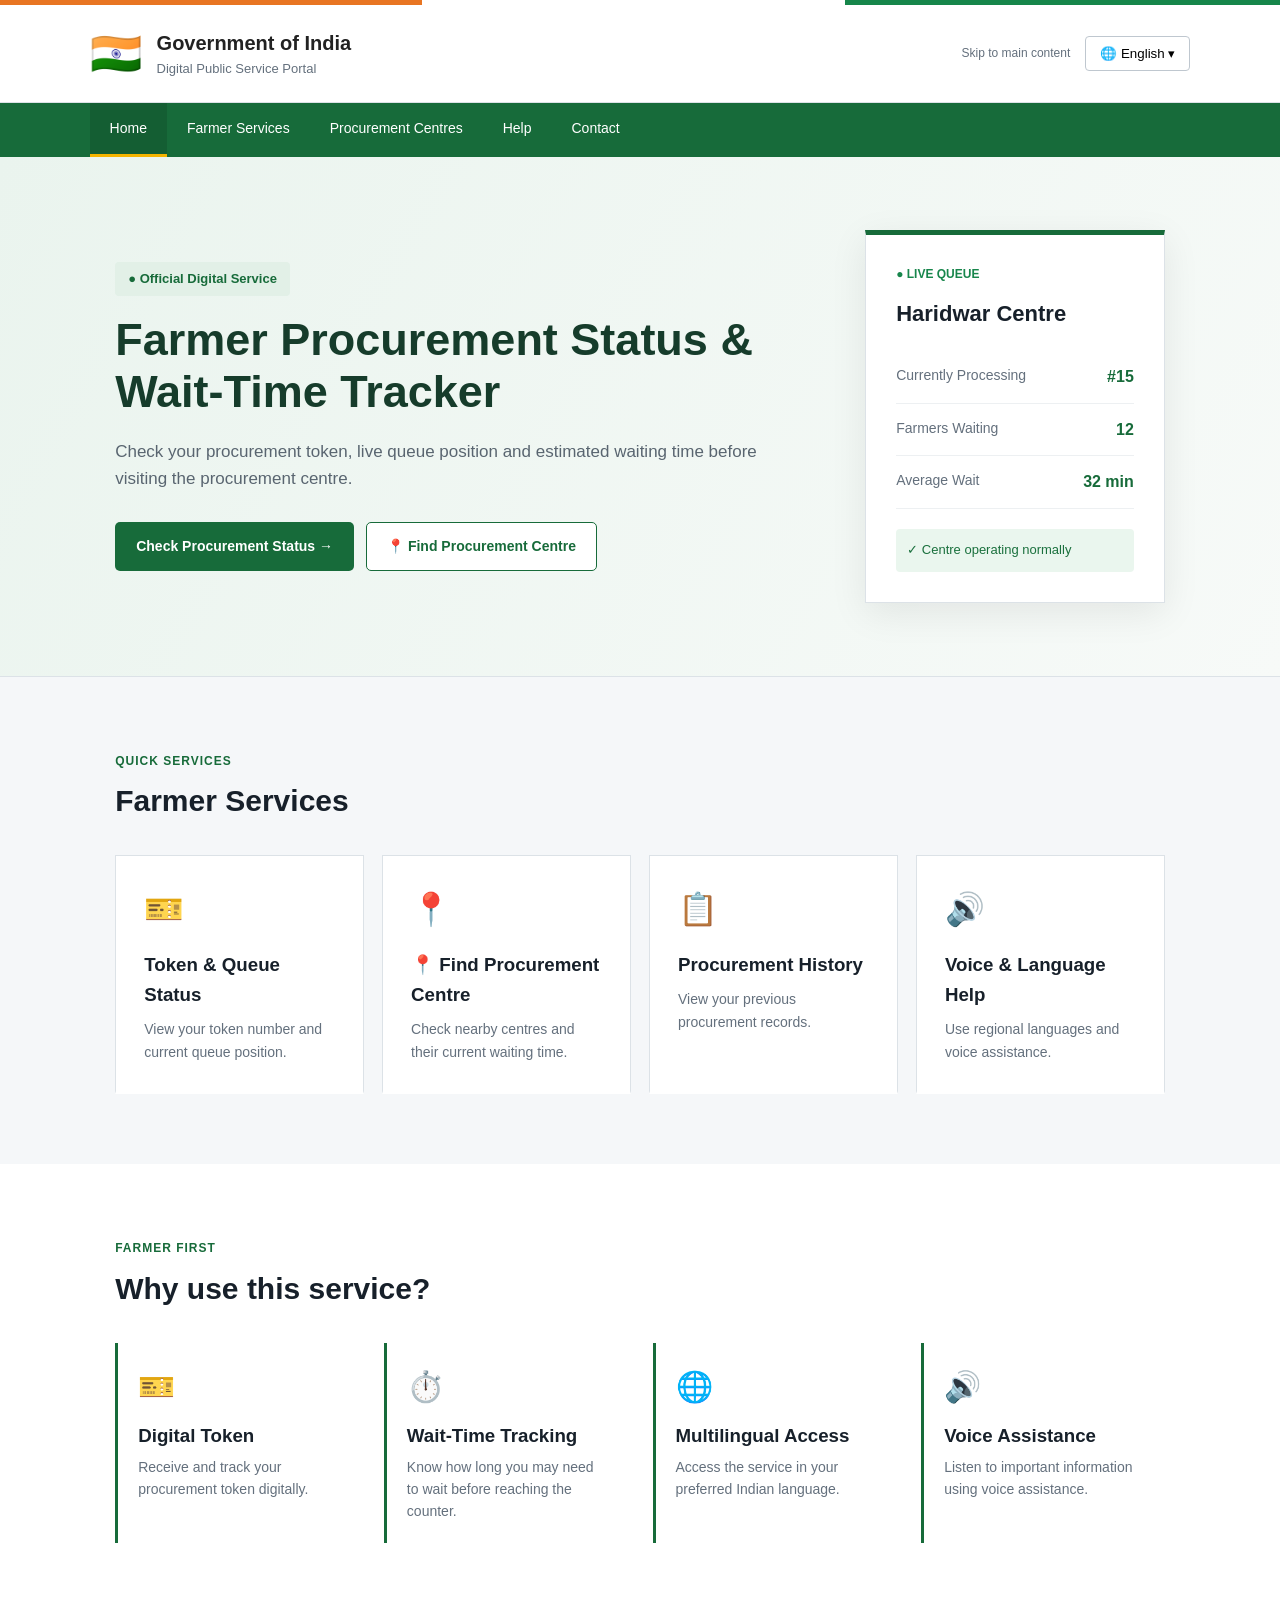
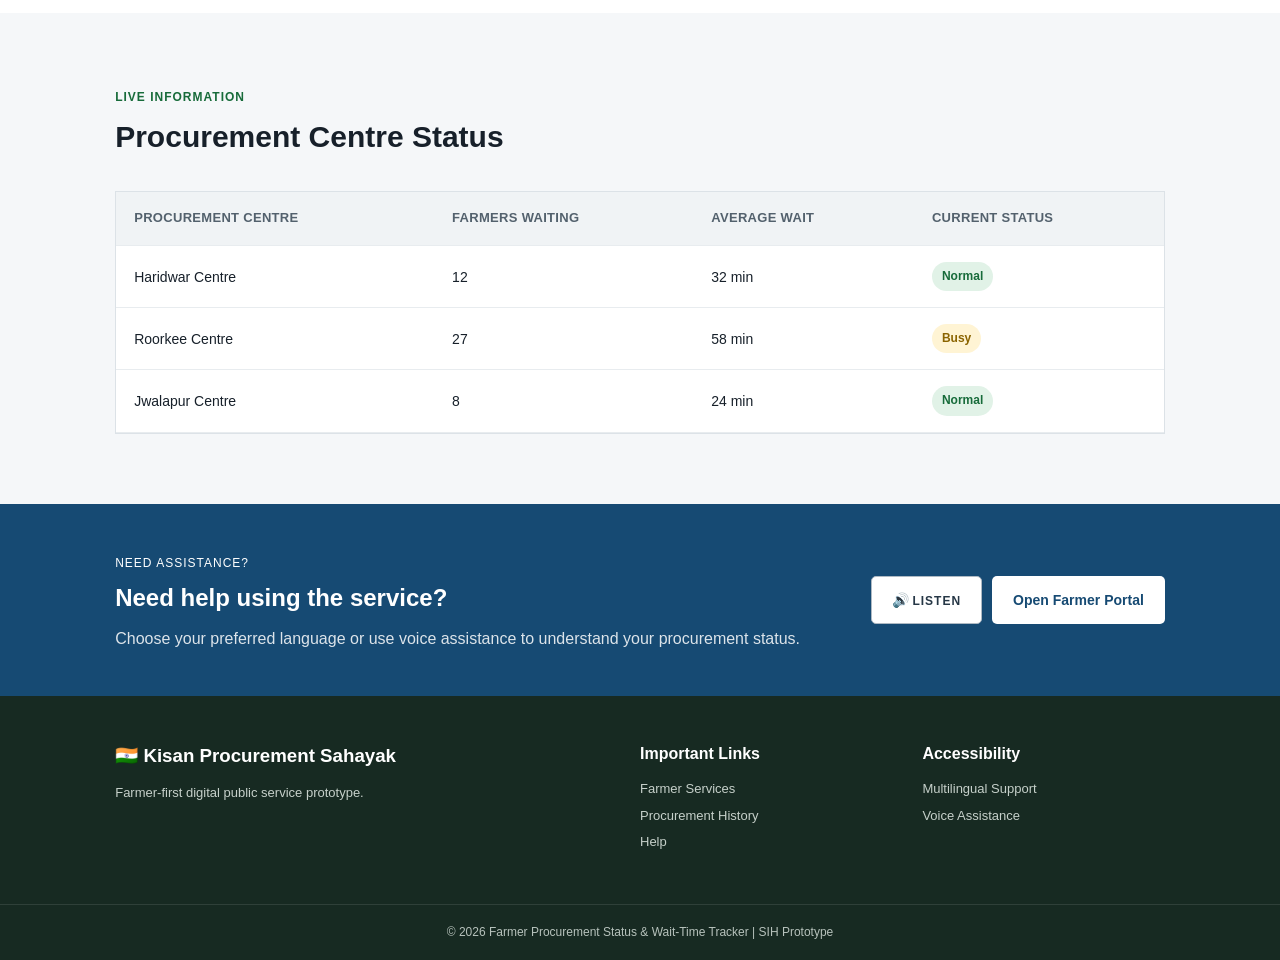
<file: index.html>
<!DOCTYPE html>
<html lang="en">
<head>
    <meta charset="UTF-8">
    <meta name="viewport" content="width=device-width, initial-scale=1.0">
    <title>Kisan Procurement Sahayak</title>
    <link rel="stylesheet" href="style.css">
</head>
<body>

<div class="top-strip"></div>

<header class="gov-header">
    <div class="gov-brand">
        <div class="emblem">🇮🇳</div>
        <div>
            <div class="gov-title">Government of India</div>
            <div class="gov-subtitle">Digital Public Service Portal</div>
        </div>
    </div>

    <div class="header-tools">
        <span>Skip to main content</span>
        <button class="lang-btn" onclick="toggleLanguageMenu()">🌐 <span id="languageName">English</span> ▾</button>

        <div class="language-menu" id="languageMenu">
            <button onclick="changeLanguage('en')">English</button>
            <button onclick="changeLanguage('hi')">हिन्दी</button>
            <button onclick="changeLanguage('ml')">മലയാളം</button>
            <button onclick="changeLanguage('ta')">தமிழ்</button>
            <button onclick="changeLanguage('kn')">ಕನ್ನಡ</button>
            <button onclick="changeLanguage('or')">ଓଡ଼ିଆ</button>
            <button onclick="changeLanguage('te')">తెలుగు</button>
            <button onclick="changeLanguage('bn')">বাংলা</button>
            <button onclick="changeLanguage('mr')">मराठी</button>
        </div>
    </div>
</header>

<nav class="main-nav">
    <div class="nav-inner">
        <a href="index.html" class="active" data-i18n="home">Home</a>
        <a href="farmer.html" data-i18n="farmerServices">Farmer Services</a>
        <a href="index.html#centres" data-i18n="centres">Procurement Centres</a>
        <a href="index.html#help" data-i18n="help">Help</a>
        <a href="index.html#contact" data-i18n="contact">Contact</a>
    </div>
</nav>

<main>

<section class="hero">
    <div class="hero-content">

        <div class="official-tag">
            ● Official Digital Service
        </div>

        <h1 data-i18n="heroTitle">Farmer Procurement Status & Wait-Time Tracker</h1>

        <p data-i18n="heroDescription">
            Check your procurement token, live queue position and estimated waiting time before visiting the procurement centre.
        </p>

        <div class="hero-actions">
            <a href="farmer.html" class="primary-btn" data-i18n="checkStatus">
                Check Procurement Status →
            </a>

            <a href="#centres" class="secondary-btn" data-i18n="findCentre">
                📍 Find Procurement Centre
            </a>
        </div>

    </div>

    <div class="hero-card">
        <div class="live-label">● LIVE QUEUE</div>

        <h3>Haridwar Centre</h3>

        <div class="hero-stat">
            <span>Currently Processing</span>
            <strong>#15</strong>
        </div>

        <div class="hero-stat">
            <span>Farmers Waiting</span>
            <strong>12</strong>
        </div>

        <div class="hero-stat">
            <span>Average Wait</span>
            <strong>32 min</strong>
        </div>

        <div class="status-normal">
            ✓ Centre operating normally
        </div>
    </div>
</section>

<section class="quick-section">

    <div class="section-heading">
        <span>Quick Services</span>
        <h2 data-i18n="quickServices">Farmer Services</h2>
    </div>

    <div class="service-grid">

        <a href="farmer.html" class="service-card">
            <div class="service-icon">🎫</div>
            <h3 data-i18n="tokenStatus">Token & Queue Status</h3>
            <p data-i18n="tokenDescription">View your token number and current queue position.</p>
        </a>

        <a href="#centres" class="service-card">
            <div class="service-icon">📍</div>
            <h3 data-i18n="findCentre">Find Procurement Centre</h3>
            <p data-i18n="centreDescription">Check nearby centres and their current waiting time.</p>
        </a>

        <a href="history.html" class="service-card">
            <div class="service-icon">📋</div>
            <h3 data-i18n="history">Procurement History</h3>
            <p data-i18n="historyDescription">View your previous procurement records.</p>
        </a>

        <a href="#help" class="service-card">
            <div class="service-icon">🔊</div>
            <h3 data-i18n="voiceHelp">Voice & Language Help</h3>
            <p data-i18n="voiceDescription">Use regional languages and voice assistance.</p>
        </a>

    </div>
</section>

<section class="features-section">

    <div class="section-heading">
        <span>Farmer First</span>
        <h2 data-i18n="whyUse">Why use this service?</h2>
    </div>

    <div class="feature-grid">

        <div class="feature">
            <div>🎫</div>
            <h3 data-i18n="digitalToken">Digital Token</h3>
            <p>Receive and track your procurement token digitally.</p>
        </div>

        <div class="feature">
            <div>⏱️</div>
            <h3 data-i18n="waitTracking">Wait-Time Tracking</h3>
            <p>Know how long you may need to wait before reaching the counter.</p>
        </div>

        <div class="feature">
            <div>🌐</div>
            <h3 data-i18n="multiLanguage">Multilingual Access</h3>
            <p>Access the service in your preferred Indian language.</p>
        </div>

        <div class="feature">
            <div>🔊</div>
            <h3 data-i18n="voiceAssistance">Voice Assistance</h3>
            <p>Listen to important information using voice assistance.</p>
        </div>

    </div>
</section>

<section class="centre-section" id="centres">

    <div class="section-heading">
        <span>Live Information</span>
        <h2 data-i18n="centreStatus">Procurement Centre Status</h2>
    </div>

    <div class="centre-table-wrapper">

        <table>
            <thead>
                <tr>
                    <th>Procurement Centre</th>
                    <th>Farmers Waiting</th>
                    <th>Average Wait</th>
                    <th>Current Status</th>
                </tr>
            </thead>

            <tbody>
                <tr>
                    <td>Haridwar Centre</td>
                    <td>12</td>
                    <td>32 min</td>
                    <td><span class="badge green">Normal</span></td>
                </tr>

                <tr>
                    <td>Roorkee Centre</td>
                    <td>27</td>
                    <td>58 min</td>
                    <td><span class="badge yellow">Busy</span></td>
                </tr>

                <tr>
                    <td>Jwalapur Centre</td>
                    <td>8</td>
                    <td>24 min</td>
                    <td><span class="badge green">Normal</span></td>
                </tr>
            </tbody>
        </table>

    </div>

</section>

<section class="help-section" id="help">

    <div>
        <span>Need Assistance?</span>
        <h2 data-i18n="helpTitle">Need help using the service?</h2>
        <p data-i18n="helpDescription">
            Choose your preferred language or use voice assistance to understand your procurement status.
        </p>
    </div>

    <div class="help-buttons">
        <button onclick="speakText()" class="voice-btn">🔊 <span data-i18n="listen">Listen</span></button>
        <a href="farmer.html" class="primary-btn">Open Farmer Portal</a>
    </div>

</section>

</main>

<footer>

    <div class="footer-main">

        <div>
            <h3>🇮🇳 Kisan Procurement Sahayak</h3>
            <p>Farmer-first digital public service prototype.</p>
        </div>

        <div>
            <h4>Important Links</h4>
            <a href="farmer.html">Farmer Services</a>
            <a href="history.html">Procurement History</a>
            <a href="#help">Help</a>
        </div>

        <div>
            <h4>Accessibility</h4>
            <p>Multilingual Support</p>
            <p>Voice Assistance</p>
        </div>

    </div>

    <div class="footer-bottom">
        <p>© 2026 Farmer Procurement Status & Wait-Time Tracker | SIH Prototype</p>
    </div>

</footer>

<script src="language.js"></script>

</body>
</html>
</file>
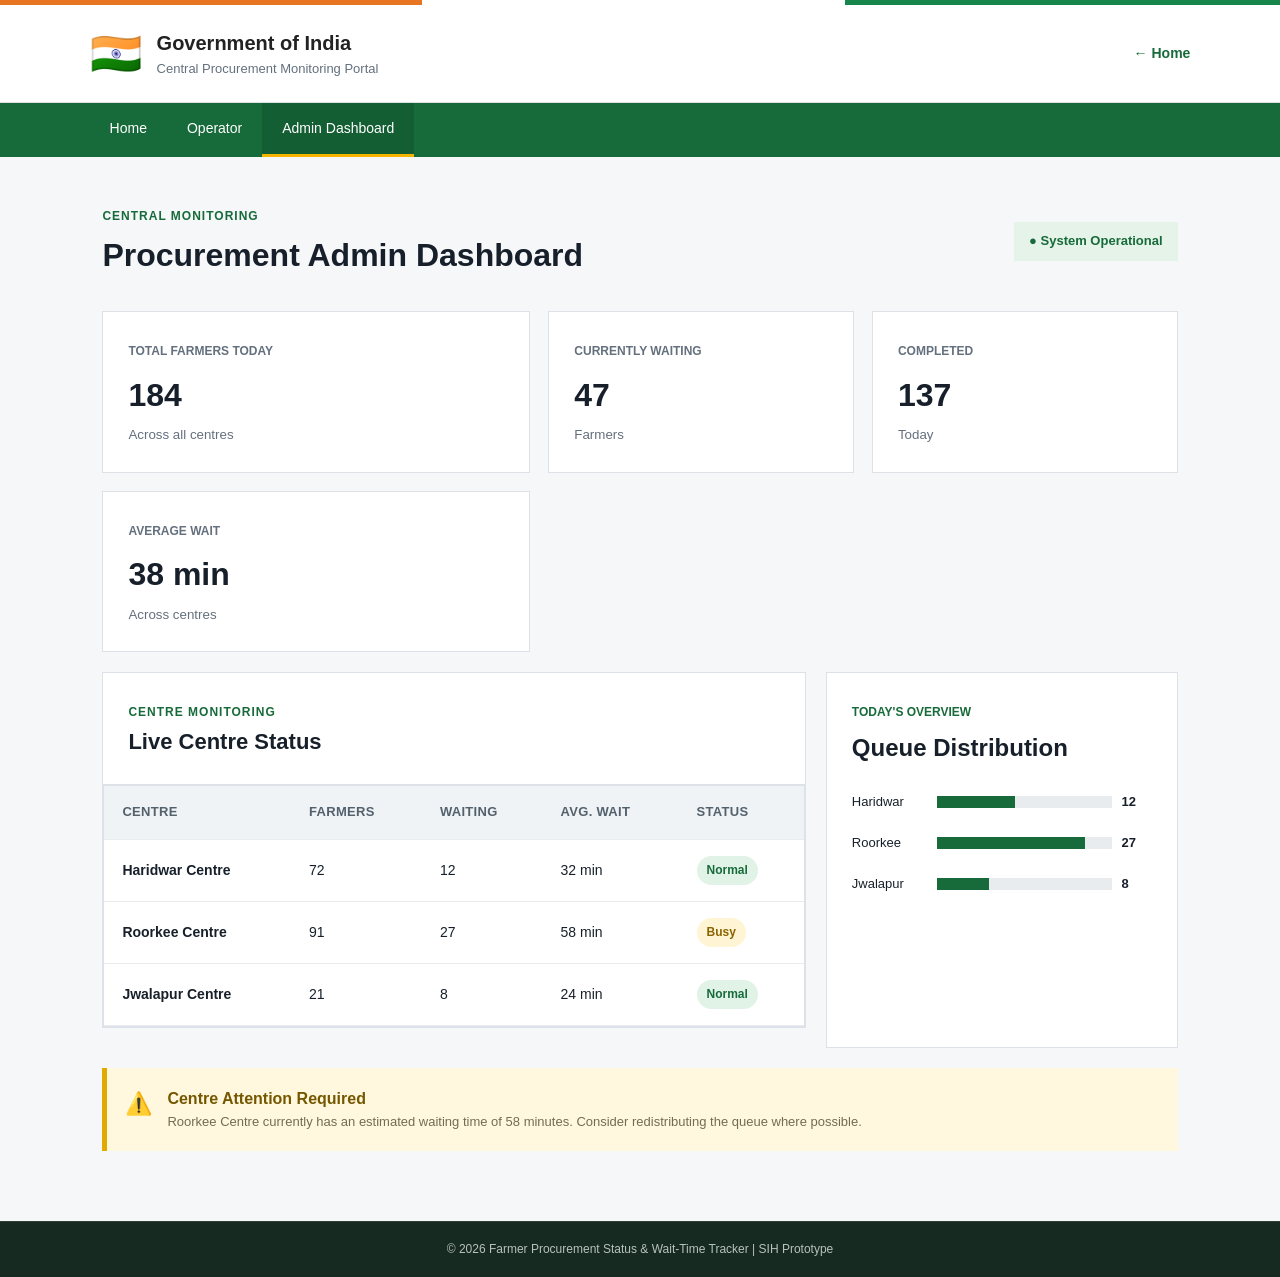
<file: admin.html>
<!DOCTYPE html>
<html lang="en">
<head>
    <meta charset="UTF-8">
    <meta name="viewport" content="width=device-width, initial-scale=1.0">
    <title>Admin Dashboard</title>
    <link rel="stylesheet" href="style.css">
</head>
<body>

<div class="top-strip"></div>

<header class="gov-header">

    <div class="gov-brand">
        <div class="emblem">🇮🇳</div>

        <div>
            <div class="gov-title">Government of India</div>
            <div class="gov-subtitle">Central Procurement Monitoring Portal</div>
        </div>
    </div>

    <a href="index.html" class="header-link">← Home</a>

</header>

<nav class="main-nav">

    <div class="nav-inner">
        <a href="index.html">Home</a>
        <a href="operator.html">Operator</a>
        <a href="admin.html" class="active">Admin Dashboard</a>
    </div>

</nav>

<main class="dashboard">

    <div class="page-title">

        <div>
            <span>Central Monitoring</span>
            <h1>Procurement Admin Dashboard</h1>
        </div>

        <div class="centre-live">
            ● System Operational
        </div>

    </div>

    <div class="token-section">

        <div class="small-stat">
            <span>Total Farmers Today</span>
            <strong>184</strong>
            <small>Across all centres</small>
        </div>

        <div class="small-stat">
            <span>Currently Waiting</span>
            <strong>47</strong>
            <small>Farmers</small>
        </div>

        <div class="small-stat">
            <span>Completed</span>
            <strong>137</strong>
            <small>Today</small>
        </div>

        <div class="small-stat">
            <span>Average Wait</span>
            <strong>38 min</strong>
            <small>Across centres</small>
        </div>

    </div>

    <div class="admin-grid">

        <div class="queue-panel">

            <div class="panel-heading">

                <div>
                    <span>Centre Monitoring</span>
                    <h2>Live Centre Status</h2>
                </div>

            </div>

            <div class="centre-table-wrapper">

                <table>

                    <thead>

                        <tr>
                            <th>Centre</th>
                            <th>Farmers</th>
                            <th>Waiting</th>
                            <th>Avg. Wait</th>
                            <th>Status</th>
                        </tr>

                    </thead>

                    <tbody>

                        <tr>
                            <td><strong>Haridwar Centre</strong></td>
                            <td>72</td>
                            <td>12</td>
                            <td>32 min</td>
                            <td><span class="badge green">Normal</span></td>
                        </tr>

                        <tr>
                            <td><strong>Roorkee Centre</strong></td>
                            <td>91</td>
                            <td>27</td>
                            <td>58 min</td>
                            <td><span class="badge yellow">Busy</span></td>
                        </tr>

                        <tr>
                            <td><strong>Jwalapur Centre</strong></td>
                            <td>21</td>
                            <td>8</td>
                            <td>24 min</td>
                            <td><span class="badge green">Normal</span></td>
                        </tr>

                    </tbody>

                </table>

            </div>

        </div>

        <div class="analytics-card">

            <span>Today's Overview</span>

            <h2>Queue Distribution</h2>

            <div class="bar-chart">

                <div class="bar-row">
                    <span>Haridwar</span>
                    <div class="bar">
                        <div style="width:45%"></div>
                    </div>
                    <strong>12</strong>
                </div>

                <div class="bar-row">
                    <span>Roorkee</span>
                    <div class="bar">
                        <div style="width:85%"></div>
                    </div>
                    <strong>27</strong>
                </div>

                <div class="bar-row">
                    <span>Jwalapur</span>
                    <div class="bar">
                        <div style="width:30%"></div>
                    </div>
                    <strong>8</strong>
                </div>

            </div>

        </div>

    </div>

    <div class="alert-box warning-alert">

        <div class="alert-icon">⚠️</div>

        <div>
            <strong>Centre Attention Required</strong>
            <p>
                Roorkee Centre currently has an estimated waiting time of 58 minutes.
                Consider redistributing the queue where possible.
            </p>
        </div>

    </div>

</main>

<footer>

    <div class="footer-bottom">
        <p>© 2026 Farmer Procurement Status & Wait-Time Tracker | SIH Prototype</p>
    </div>

</footer>

</body>
</html>
</file>
<file: style.css>
* {
    margin: 0;
    padding: 0;
    box-sizing: border-box;
}

:root {
    --green: #176b3a;
    --dark-green: #0f4d2b;
    --blue: #164a73;
    --dark: #17202a;
    --grey: #64707d;
    --light: #f5f7f9;
    --border: #dce2e7;
    --white: #ffffff;
    --yellow: #f4b400;
    --red: #c62828;
}

body {
    font-family: "Segoe UI", Arial, sans-serif;
    background: var(--light);
    color: var(--dark);
    line-height: 1.6;
}

a {
    text-decoration: none;
    color: inherit;
}

button {
    font-family: inherit;
}

.top-strip {
    height: 5px;
    background: linear-gradient(
        to right,
        #e87522 0%,
        #e87522 33%,
        white 33%,
        white 66%,
        #16864a 66%,
        #16864a 100%
    );
}

.gov-header {
    min-height: 82px;
    background: white;
    display: flex;
    align-items: center;
    justify-content: space-between;
    padding: 15px 7%;
    border-bottom: 1px solid var(--border);
}

.gov-brand {
    display: flex;
    align-items: center;
    gap: 15px;
}

.emblem {
    font-size: 42px;
}

.gov-title {
    font-size: 20px;
    font-weight: 700;
    color: #222;
}

.gov-subtitle {
    font-size: 13px;
    color: var(--grey);
}

.header-tools {
    position: relative;
    display: flex;
    align-items: center;
    gap: 15px;
}

.header-tools > span {
    font-size: 12px;
    color: var(--grey);
}

.lang-btn {
    background: white;
    border: 1px solid #bfc7cf;
    padding: 9px 14px;
    border-radius: 4px;
    cursor: pointer;
}

.language-menu {
    display: none;
    position: absolute;
    right: 0;
    top: 44px;
    width: 190px;
    background: white;
    border: 1px solid var(--border);
    box-shadow: 0 10px 30px rgba(0,0,0,.15);
    z-index: 1000;
}

.language-menu button {
    width: 100%;
    border: none;
    background: white;
    text-align: left;
    padding: 11px 15px;
    cursor: pointer;
    border-bottom: 1px solid #eee;
}

.language-menu button:hover {
    background: #f1f6f3;
    color: var(--green);
}

.main-nav {
    background: var(--green);
}

.nav-inner {
    width: 86%;
    margin: auto;
    display: flex;
    align-items: center;
}

.nav-inner a {
    color: white;
    padding: 14px 20px;
    font-size: 14px;
    border-bottom: 3px solid transparent;
}

.nav-inner a:hover,
.nav-inner a.active {
    background: rgba(0,0,0,.12);
    border-bottom-color: #f4b400;
}

.hero {
    min-height: 520px;
    background: linear-gradient(120deg, #eaf4ee, #f7faf8);
    display: flex;
    align-items: center;
    justify-content: space-between;
    padding: 70px 9%;
    gap: 50px;
    border-bottom: 1px solid var(--border);
}

.hero-content {
    max-width: 700px;
}

.official-tag {
    display: inline-block;
    color: var(--green);
    background: #e2f0e7;
    padding: 7px 13px;
    border-radius: 4px;
    font-size: 13px;
    font-weight: 600;
    margin-bottom: 18px;
}

.hero h1 {
    font-size: 45px;
    line-height: 1.15;
    color: #163c2b;
    margin-bottom: 20px;
}

.hero p {
    color: #596570;
    font-size: 17px;
    max-width: 650px;
    margin-bottom: 30px;
}

.hero-actions {
    display: flex;
    gap: 12px;
    flex-wrap: wrap;
}

.primary-btn,
.secondary-btn,
.voice-btn {
    display: inline-block;
    padding: 12px 20px;
    border-radius: 5px;
    font-size: 14px;
    font-weight: 600;
    cursor: pointer;
    border: 1px solid transparent;
}

.primary-btn {
    background: var(--green);
    color: white;
}

.primary-btn:hover {
    background: var(--dark-green);
}

.secondary-btn {
    background: white;
    color: var(--green);
    border-color: var(--green);
}

.voice-btn {
    background: white;
    border-color: #aeb9c3;
    color: #263746;
}

.hero-card {
    width: 370px;
    background: white;
    padding: 30px;
    border: 1px solid var(--border);
    border-top: 5px solid var(--green);
    box-shadow: 0 10px 35px rgba(0,0,0,.08);
}

.live-label {
    color: #18864c;
    font-size: 12px;
    font-weight: 700;
    margin-bottom: 12px;
}

.hero-card h3 {
    margin-bottom: 20px;
    font-size: 22px;
}

.hero-stat {
    display: flex;
    justify-content: space-between;
    border-bottom: 1px solid #edf0f2;
    padding: 13px 0;
}

.hero-stat span {
    color: var(--grey);
    font-size: 14px;
}

.hero-stat strong {
    color: var(--green);
}

.status-normal {
    background: #eaf6ee;
    color: #1a703d;
    margin-top: 20px;
    padding: 11px;
    font-size: 13px;
    border-radius: 4px;
}

.quick-section,
.features-section,
.centre-section {
    padding: 70px 9%;
}

.section-heading {
    margin-bottom: 30px;
}

.section-heading span,
.page-title span,
.panel-heading span {
    color: var(--green);
    text-transform: uppercase;
    letter-spacing: 1px;
    font-size: 12px;
    font-weight: 700;
}

.section-heading h2 {
    font-size: 30px;
    margin-top: 5px;
}

.service-grid {
    display: grid;
    grid-template-columns: repeat(4, 1fr);
    gap: 18px;
}

.service-card {
    background: white;
    padding: 28px;
    border: 1px solid var(--border);
    border-bottom: 3px solid transparent;
    transition: .2s;
}

.service-card:hover {
    transform: translateY(-3px);
    border-bottom-color: var(--green);
    box-shadow: 0 8px 25px rgba(0,0,0,.07);
}

.service-icon {
    font-size: 32px;
    margin-bottom: 15px;
}

.service-card h3 {
    margin-bottom: 8px;
}

.service-card p {
    color: var(--grey);
    font-size: 14px;
}

.features-section {
    background: white;
}

.feature-grid {
    display: grid;
    grid-template-columns: repeat(4, 1fr);
    gap: 25px;
}

.feature {
    padding: 20px;
    border-left: 3px solid var(--green);
}

.feature > div {
    font-size: 30px;
    margin-bottom: 10px;
}

.feature h3 {
    margin-bottom: 5px;
}

.feature p {
    color: var(--grey);
    font-size: 14px;
}

.centre-section {
    background: #f5f7f9;
}

.centre-table-wrapper {
    overflow-x: auto;
    background: white;
    border: 1px solid var(--border);
}

table {
    width: 100%;
    border-collapse: collapse;
}

th {
    background: #f0f3f5;
    font-size: 13px;
    text-transform: uppercase;
    color: #53616d;
    letter-spacing: .3px;
}

th,
td {
    padding: 16px 18px;
    text-align: left;
    border-bottom: 1px solid #e8ecef;
}

td {
    font-size: 14px;
}

.badge {
    display: inline-block;
    padding: 5px 10px;
    border-radius: 20px;
    font-size: 12px;
    font-weight: 600;
}

.green {
    background: #e1f2e7;
    color: #176b3a;
}

.yellow {
    background: #fff4d4;
    color: #8b6400;
}

.blue {
    background: #e3eef8;
    color: #18527e;
}

.help-section {
    background: #164a73;
    color: white;
    padding: 45px 9%;
    display: flex;
    align-items: center;
    justify-content: space-between;
    gap: 30px;
}

.help-section span {
    font-size: 12px;
    text-transform: uppercase;
    letter-spacing: 1px;
}

.help-section h2 {
    margin: 5px 0 8px;
}

.help-section p {
    opacity: .85;
}

.help-buttons {
    display: flex;
    gap: 10px;
    flex-wrap: wrap;
}

.help-buttons .primary-btn {
    background: white;
    color: var(--blue);
}

footer {
    background: #172a22;
    color: white;
}

.footer-main {
    padding: 45px 9%;
    display: grid;
    grid-template-columns: 2fr 1fr 1fr;
    gap: 40px;
}

.footer-main h3,
.footer-main h4 {
    margin-bottom: 12px;
}

.footer-main p,
.footer-main a {
    color: #c6d0ca;
    font-size: 13px;
    display: block;
    margin-bottom: 6px;
}

.footer-bottom {
    padding: 18px 9%;
    border-top: 1px solid rgba(255,255,255,.1);
    text-align: center;
    color: #b7c2bc;
    font-size: 12px;
}

.dashboard {
    width: 84%;
    max-width: 1250px;
    margin: 45px auto 70px;
}

.page-title {
    display: flex;
    justify-content: space-between;
    align-items: center;
    margin-bottom: 30px;
}

.page-title h1 {
    font-size: 32px;
    margin-top: 3px;
}

.farmer-info,
.operator-header {
    background: white;
    padding: 25px;
    border: 1px solid var(--border);
    display: flex;
    align-items: center;
    gap: 18px;
    margin-bottom: 20px;
}

.farmer-avatar {
    width: 65px;
    height: 65px;
    border-radius: 50%;
    background: #eaf3ed;
    display: flex;
    align-items: center;
    justify-content: center;
    font-size: 32px;
}

.farmer-info p {
    color: var(--grey);
    font-size: 13px;
}

.verified {
    margin-left: auto;
    color: var(--green);
    background: #e7f4eb;
    padding: 8px 12px;
    font-size: 12px;
    font-weight: 600;
}

.token-section {
    display: grid;
    grid-template-columns: 1.4fr 1fr 1fr;
    gap: 18px;
    margin-bottom: 20px;
}

.token-card,
.small-stat {
    background: white;
    border: 1px solid var(--border);
    padding: 25px;
}

.token-card {
    background: #f0f7f2;
    border-top: 4px solid var(--green);
}

.token-card span,
.small-stat span {
    color: var(--grey);
    font-size: 12px;
    text-transform: uppercase;
    font-weight: 700;
}

.token-card strong {
    display: block;
    color: var(--green);
    font-size: 55px;
    line-height: 1.2;
}

.token-status {
    color: var(--green);
    font-size: 13px;
}

.small-stat strong {
    display: block;
    font-size: 32px;
    color: var(--dark);
    margin-top: 7px;
}

.small-stat small {
    color: var(--grey);
}

.queue-panel {
    background: white;
    border: 1px solid var(--border);
    margin-bottom: 20px;
}

.panel-heading {
    display: flex;
    align-items: center;
    justify-content: space-between;
    padding: 25px;
    border-bottom: 1px solid var(--border);
}

.panel-heading h2 {
    font-size: 22px;
}

.live-indicator {
    font-size: 12px;
    color: #16864a;
    font-weight: 700;
}

.live-indicator span {
    display: inline-block;
    width: 8px;
    height: 8px;
    background: #16864a;
    border-radius: 50%;
}

.queue-line {
    display: flex;
    align-items: center;
    justify-content: center;
    gap: 12px;
    padding: 35px 20px;
}

.queue-item {
    min-width: 190px;
    text-align: center;
    padding: 20px;
    border: 1px solid var(--border);
}

.queue-item span {
    display: block;
    color: var(--grey);
    font-size: 12px;
}

.queue-item strong {
    display: block;
    font-size: 30px;
    margin-top: 5px;
}

.processing {
    border-top: 4px solid #2875a8;
}

.next-token {
    border-top: 4px solid #d29b00;
}

.your-token {
    border-top: 4px solid var(--green);
}

.arrow {
    font-size: 24px;
    color: #a1aab1;
}

.progress-container {
    padding: 0 30px 30px;
}

.progress-label {
    display: flex;
    justify-content: space-between;
    font-size: 13px;
    margin-bottom: 8px;
}

.progress {
    height: 10px;
    background: #e7ebee;
    border-radius: 20px;
    overflow: hidden;
}

.progress-bar {
    height: 100%;
    width: 50%;
    background: var(--green);
    transition: width .5s;
}

.alert-box {
    display: flex;
    gap: 15px;
    align-items: flex-start;
    padding: 18px;
    background: #fff8df;
    border-left: 5px solid #e2aa00;
    margin-bottom: 25px;
}

.alert-icon {
    font-size: 22px;
}

.alert-box strong {
    color: #755700;
}

.alert-box p {
    color: #756b51;
    font-size: 13px;
}

.dashboard-grid {
    display: grid;
    grid-template-columns: repeat(3, 1fr);
    gap: 18px;
}

.info-card {
    background: white;
    padding: 25px;
    border: 1px solid var(--border);
}

.card-icon {
    font-size: 30px;
    margin-bottom: 12px;
}

.info-card p {
    color: var(--grey);
    font-size: 14px;
    margin: 5px 0 12px;
}

.text-link {
    color: var(--green);
    font-size: 13px;
    font-weight: 700;
}

.header-link {
    color: var(--green);
    font-weight: 600;
    font-size: 14px;
}

.centre-live {
    color: var(--green);
    background: #e5f3e9;
    padding: 9px 15px;
    font-size: 13px;
    font-weight: 600;
}

.operator-header {
    justify-content: space-between;
}

.operator-header p,
.operator-date {
    color: var(--grey);
    font-size: 13px;
}

.small-btn {
    padding: 9px 15px;
}

.table-btn {
    background: #edf5ef;
    color: var(--green);
    border: 1px solid #c8dfcf;
    padding: 7px 12px;
    border-radius: 4px;
    cursor: pointer;
    font-weight: 600;
}

.admin-grid {
    display: grid;
    grid-template-columns: 2fr 1fr;
    gap: 20px;
}

.analytics-card {
    background: white;
    border: 1px solid var(--border);
    padding: 25px;
}

.analytics-card > span {
    color: var(--green);
    font-size: 12px;
    text-transform: uppercase;
    font-weight: 700;
}

.analytics-card h2 {
    margin: 5px 0 25px;
}

.bar-row {
    display: grid;
    grid-template-columns: 75px 1fr 30px;
    align-items: center;
    gap: 10px;
    margin: 20px 0;
    font-size: 13px;
}

.bar {
    height: 12px;
    background: #e8ecef;
}

.bar div {
    height: 100%;
    background: var(--green);
}

.warning-alert {
    margin-top: 20px;
}

@media (max-width: 950px) {

    .hero {
        flex-direction: column;
        align-items: stretch;
    }

    .hero-card {
        width: 100%;
    }

    .service-grid,
    .feature-grid {
        grid-template-columns: repeat(2, 1fr);
    }

    .token-section {
        grid-template-columns: repeat(2, 1fr);
    }

    .admin-grid {
        grid-template-columns: 1fr;
    }

}

@media (max-width: 650px) {

    .gov-header {
        padding: 12px 4%;
    }

    .header-tools > span {
        display: none;
    }

    .nav-inner {
        width: 100%;
        overflow-x: auto;
    }

    .nav-inner a {
        white-space: nowrap;
        padding: 12px;
    }

    .hero,
    .quick-section,
    .features-section,
    .centre-section,
    .help-section {
        padding: 45px 5%;
    }

    .hero h1 {
        font-size: 32px;
    }

    .service-grid,
    .feature-grid,
    .dashboard-grid,
    .token-section {
        grid-template-columns: 1fr;
    }

    .help-section {
        flex-direction: column;
        align-items: flex-start;
    }

    .footer-main {
        grid-template-columns: 1fr;
        padding: 35px 5%;
    }

    .dashboard {
        width: 92%;
    }

    .page-title {
        align-items: flex-start;
        gap: 15px;
        flex-direction: column;
    }

    .queue-line {
        flex-direction: column;
    }

    .arrow {
        transform: rotate(90deg);
    }

    .queue-item {
        width: 100%;
    }

    .farmer-info,
    .operator-header {
        flex-wrap: wrap;
    }

    .verified {
        margin-left: 0;
    }

}
</file>
